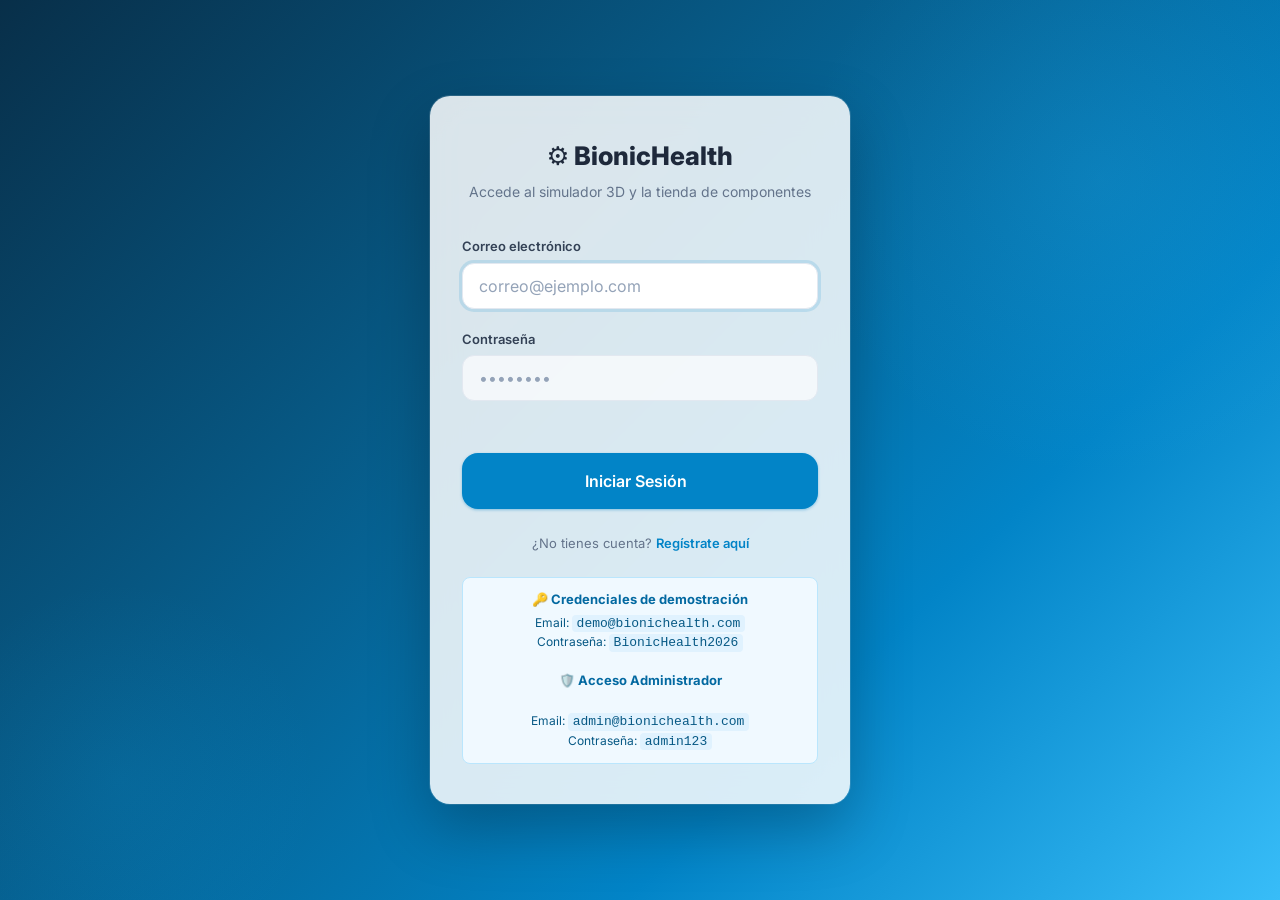
<file: admin.html>
<!DOCTYPE html>
<html lang="es">
<head>
  <meta charset="UTF-8">
  <meta name="viewport" content="width=device-width, initial-scale=1.0">
  <title>Admin Dashboard | BionicHealth</title>
  <link rel="stylesheet" href="style.css">
  <link href="https://fonts.googleapis.com/css2?family=Inter:wght@300;400;500;600;700;800;900&display=swap" rel="stylesheet">
  <style>
    body {
      background: var(--slate-50);
    }
    .admin-layout {
      display: grid;
      grid-template-columns: 260px 1fr;
      min-height: 100vh;
    }
    .admin-sidebar {
      background: var(--slate-900);
      color: #fff;
      padding: 2rem 1.5rem;
      display: flex;
      flex-direction: column;
    }
    .admin-logo {
      font-size: 1.5rem;
      font-weight: 800;
      color: #fff;
      margin-bottom: 3rem;
      display: flex;
      align-items: center;
      gap: 0.5rem;
    }
    .admin-logo span.brand-icon {
      color: var(--dx-400);
    }
    .admin-nav {
      display: flex;
      flex-direction: column;
      gap: 0.5rem;
      flex: 1;
    }
    .admin-nav-item {
      padding: 0.75rem 1rem;
      border-radius: 0.5rem;
      color: var(--slate-300);
      text-decoration: none;
      font-weight: 500;
      display: flex;
      align-items: center;
      gap: 0.75rem;
      transition: all 0.2s;
    }
    .admin-nav-item:hover, .admin-nav-item.active {
      background: var(--slate-800);
      color: #fff;
    }
    .admin-nav-item.active {
      border-left: 3px solid var(--dx-500);
    }
    .admin-main {
      padding: 2rem 3rem;
      overflow-y: auto;
    }
    .admin-header {
      display: flex;
      justify-content: space-between;
      align-items: center;
      margin-bottom: 2rem;
    }
    .admin-title {
      font-size: 1.5rem;
      font-weight: 700;
      color: var(--slate-800);
    }
    .admin-user {
      display: flex;
      align-items: center;
      gap: 1rem;
      font-weight: 600;
      color: var(--slate-700);
    }
    .admin-logout {
      padding: 0.5rem 1rem;
      background: #fff;
      border: 1px solid var(--slate-200);
      border-radius: 0.5rem;
      font-size: 0.875rem;
      cursor: pointer;
      font-weight: 500;
      transition: all 0.2s;
    }
    .admin-logout:hover {
      background: var(--slate-100);
    }
    /* Cards */
    .metric-grid {
      display: grid;
      grid-template-columns: repeat(auto-fit, minmax(240px, 1fr));
      gap: 1.5rem;
      margin-bottom: 2.5rem;
    }
    .metric-card {
      background: #fff;
      padding: 1.5rem;
      border-radius: 1rem;
      box-shadow: var(--shadow-sm);
      border: 1px solid var(--slate-100);
      display: flex;
      flex-direction: column;
    }
    .metric-title {
      font-size: 0.875rem;
      font-weight: 600;
      color: var(--slate-500);
      text-transform: uppercase;
      letter-spacing: 0.05em;
      margin-bottom: 0.5rem;
    }
    .metric-val {
      font-size: 2.25rem;
      font-weight: 800;
      color: var(--slate-800);
    }
    .metric-trend {
      font-size: 0.875rem;
      font-weight: 600;
      margin-top: 0.5rem;
    }
    .trend-up { color: var(--color-success); }
    .trend-down { color: var(--color-error); }

    /* Tables */
    .admin-section-title {
      font-size: 1.25rem;
      font-weight: 700;
      color: var(--slate-800);
      margin-bottom: 1.5rem;
    }
    .admin-table-wrap {
      background: #fff;
      border-radius: 1rem;
      box-shadow: var(--shadow-sm);
      border: 1px solid var(--slate-100);
      overflow: hidden;
      margin-bottom: 2.5rem;
    }
    .admin-table {
      width: 100%;
      border-collapse: collapse;
    }
    .admin-table th, .admin-table td {
      padding: 1rem 1.5rem;
      text-align: left;
      border-bottom: 1px solid var(--slate-100);
    }
    .admin-table th {
      background: var(--slate-50);
      font-weight: 600;
      font-size: 0.875rem;
      color: var(--slate-600);
    }
    .admin-table tr:last-child td {
      border-bottom: none;
    }
    .status-badge {
      padding: 0.25rem 0.75rem;
      border-radius: 999px;
      font-size: 0.75rem;
      font-weight: 600;
    }
    .status-pending { background: #fef08a; color: #854d0e; }
    .status-completed { background: #bbf7d0; color: #166534; }
  </style>
</head>
<body>
  <div class="admin-layout">
    <!-- Sidebar -->
    <aside class="admin-sidebar">
      <div class="admin-logo">
        <span class="brand-icon">⚙</span> BionicHealth
      </div>
      <nav class="admin-nav">
        <a href="#" class="admin-nav-item active">📊 Panel de Control</a>
        <a href="#" class="admin-nav-item">🛒 Pedidos (5)</a>
        <a href="#" class="admin-nav-item">💬 Mensajes (12)</a>
        <a href="#" class="admin-nav-item">⚙️ Configuración</a>
      </nav>
      <div style="margin-top: auto; font-size: 0.75rem; color: var(--slate-500);">
        v2.0.4 Administrador
      </div>
    </aside>

    <!-- Main -->
    <main class="admin-main">
      <header class="admin-header">
        <h1 class="admin-title">Panel de Control</h1>
        <div class="admin-user">
          <img src="https://ui-avatars.com/api/?name=Admin+Root&background=0ea5e9&color=fff" alt="Admin" class="avatar avatar-sm">
          <span>Administrador</span>
          <button class="admin-logout" onclick="logoutAdmin()">Cerrar sesión</button>
        </div>
      </header>

      <!-- Metrics -->
      <div class="metric-grid">
        <div class="metric-card">
          <div class="metric-title">Usuarios Activos</div>
          <div class="metric-val">1,248</div>
          <div class="metric-trend trend-up">↑ +12% este mes</div>
        </div>
        <div class="metric-card">
          <div class="metric-title">Ventas Totales</div>
          <div class="metric-val">$14.5M</div>
          <div class="metric-trend trend-up">↑ +5% este mes</div>
        </div>
        <div class="metric-card">
          <div class="metric-title">Dispositivos Conectados</div>
          <div class="metric-val">856</div>
          <div class="metric-trend trend-down">↓ -2% este mes</div>
        </div>
      </div>

      <!-- Recent Orders -->
      <h2 class="admin-section-title">Pedidos Recientes</h2>
      <div class="admin-table-wrap">
        <table class="admin-table">
          <thead>
            <tr>
              <th>ID Pedido</th>
              <th>Cliente</th>
              <th>Fecha</th>
              <th>Monto</th>
              <th>Estado</th>
            </tr>
          </thead>
          <tbody>
            <tr>
              <td>#ORD-8942</td>
              <td>Carlos Mendoza</td>
              <td>Hoy, 10:45 AM</td>
              <td>$2,450,000</td>
              <td><span class="status-badge status-pending">Pendiente</span></td>
            </tr>
            <tr>
              <td>#ORD-8941</td>
              <td>María Camila Gómez</td>
              <td>Ayer, 04:30 PM</td>
              <td>$380,000</td>
              <td><span class="status-badge status-completed">Enviado</span></td>
            </tr>
            <tr>
              <td>#ORD-8940</td>
              <td>Instituto Teletón</td>
              <td>Ayer, 09:15 AM</td>
              <td>$14,500,000</td>
              <td><span class="status-badge status-completed">Entregado</span></td>
            </tr>
          </tbody>
        </table>
      </div>

      <!-- Recent Messages -->
      <h2 class="admin-section-title">Mensajes de Contacto (Bandeja)</h2>
      <div class="admin-table-wrap">
        <table class="admin-table">
          <thead>
            <tr>
              <th>Remitente</th>
              <th>Asunto</th>
              <th>Fecha</th>
              <th>Acción</th>
            </tr>
          </thead>
          <tbody>
            <tr>
              <td>juan.perez@email.com</td>
              <td>Información sobre BionicHealth Elite</td>
              <td>Hoy, 08:20 AM</td>
              <td><a href="#" style="color:var(--dx-600); font-weight:600;">Responder</a></td>
            </tr>
            <tr>
              <td>clinica.sanrafael@med.co</td>
              <td>Compra al por mayor (5 unidades)</td>
              <td>01/07/2026</td>
              <td><a href="#" style="color:var(--dx-600); font-weight:600;">Responder</a></td>
            </tr>
          </tbody>
        </table>
      </div>
    </main>
  </div>

  <script src="app.js"></script>
  <script>
    // Simple admin guard
    if (sessionStorage.getItem('bionichealth_auth') !== 'admin') {
      window.location.href = 'login.html';
    }

    function logoutAdmin() {
      sessionStorage.removeItem('bionichealth_auth');
      window.location.href = 'index.html';
    }
  </script>
</body>
</html>
</file>
<file: style.css>
/* ============================================================
   BionicHealth — Robotic Prosthesis Website
   Production Stylesheet
   ============================================================ */

/* ─── Google Font ─────────────────────────────────────────── */
@import url('https://fonts.googleapis.com/css2?family=Inter:wght@300;400;500;600;700;800;900&display=swap');

/* ============================================================
   1. CSS CUSTOM PROPERTIES
   ============================================================ */
:root {
  /* ── DX Primary Palette ── */
  --dx-50:  #f0f9ff;
  --dx-100: #e0f2fe;
  --dx-200: #bae6fd;
  --dx-300: #7dd3fc;
  --dx-400: #38bdf8;
  --dx-500: #0ea5e9;
  --dx-600: #0284c7;
  --dx-700: #0369a1;
  --dx-800: #075985;
  --dx-900: #0c4a6e;
  --dx-950: #082f49;

  /* ── Slate Neutrals ── */
  --slate-50:  #f8fafc;
  --slate-100: #f1f5f9;
  --slate-200: #e2e8f0;
  --slate-300: #cbd5e1;
  --slate-400: #94a3b8;
  --slate-500: #64748b;
  --slate-600: #475569;
  --slate-700: #334155;
  --slate-800: #1e293b;
  --slate-900: #0f172a;
  --slate-950: #020617;

  /* ── Semantic Colors ── */
  --color-primary:    var(--dx-600);
  --color-primary-light: var(--dx-400);
  --color-primary-dark:  var(--dx-800);
  --color-bg:         #ffffff;
  --color-bg-alt:     var(--slate-50);
  --color-text:       var(--slate-800);
  --color-text-muted: var(--slate-500);
  --color-border:     var(--slate-200);
  --color-success:    #22c55e;
  --color-warning:    #f59e0b;
  --color-error:      #ef4444;

  /* ── Spacing Scale ── */
  --space-1:  0.25rem;   /* 4px  */
  --space-2:  0.5rem;    /* 8px  */
  --space-3:  0.75rem;   /* 12px */
  --space-4:  1rem;      /* 16px */
  --space-5:  1.25rem;   /* 20px */
  --space-6:  1.5rem;    /* 24px */
  --space-8:  2rem;      /* 32px */
  --space-10: 2.5rem;    /* 40px */
  --space-12: 3rem;      /* 48px */
  --space-16: 4rem;      /* 64px */
  --space-20: 5rem;      /* 80px */
  --space-24: 6rem;      /* 96px */

  /* ── Typography ── */
  --font-family: 'Inter', system-ui, -apple-system, BlinkMacSystemFont, 'Segoe UI', sans-serif;
  --font-size-xs:   0.75rem;   /* 12px */
  --font-size-sm:   0.875rem;  /* 14px */
  --font-size-base: 1rem;      /* 16px */
  --font-size-lg:   1.125rem;  /* 18px */
  --font-size-xl:   1.25rem;   /* 20px */
  --font-size-2xl:  1.5rem;    /* 24px */
  --font-size-3xl:  1.875rem;  /* 30px */
  --font-size-4xl:  2.25rem;   /* 36px */
  --font-size-5xl:  3rem;      /* 48px */

  /* ── Border Radius ── */
  --radius-sm:   0.375rem;  /* 6px  */
  --radius-md:   0.5rem;    /* 8px  */
  --radius-lg:   0.75rem;   /* 12px */
  --radius-xl:   1rem;      /* 16px */
  --radius-2xl:  1.5rem;    /* 24px */
  --radius-full: 9999px;

  /* ── Shadows ── */
  --shadow-sm:  0 1px 2px 0 rgba(0, 0, 0, 0.05);
  --shadow-md:  0 4px 6px -1px rgba(0, 0, 0, 0.1), 0 2px 4px -2px rgba(0, 0, 0, 0.1);
  --shadow-lg:  0 10px 15px -3px rgba(0, 0, 0, 0.1), 0 4px 6px -4px rgba(0, 0, 0, 0.1);
  --shadow-xl:  0 20px 25px -5px rgba(0, 0, 0, 0.1), 0 8px 10px -6px rgba(0, 0, 0, 0.1);
  --shadow-2xl: 0 25px 50px -12px rgba(0, 0, 0, 0.25);
  --shadow-glow: 0 0 20px rgba(14, 165, 233, 0.3);

  /* ── Transitions ── */
  --transition-fast:   150ms cubic-bezier(0.4, 0, 0.2, 1);
  --transition-base:   200ms cubic-bezier(0.4, 0, 0.2, 1);
  --transition-slow:   300ms cubic-bezier(0.4, 0, 0.2, 1);
  --transition-spring: 500ms cubic-bezier(0.34, 1.56, 0.64, 1);

  /* ── Z-Index Scale ── */
  --z-dropdown:  10;
  --z-sticky:    20;
  --z-navbar:    30;
  --z-overlay:   40;
  --z-modal:     50;
  --z-toast:     60;
  --z-tooltip:   70;

  /* ── Navbar Height ── */
  --navbar-height: 4rem;
}


/* ============================================================
   2. RESET & BASE STYLES
   ============================================================ */
*,
*::before,
*::after {
  box-sizing: border-box;
  margin: 0;
  padding: 0;
}

html {
  scroll-behavior: smooth;
  -webkit-text-size-adjust: 100%;
  -moz-text-size-adjust: 100%;
  text-size-adjust: 100%;
  scroll-padding-top: calc(var(--navbar-height) + var(--space-4));
}

body {
  font-family: var(--font-family);
  font-size: var(--font-size-base);
  font-weight: 400;
  line-height: 1.6;
  color: var(--color-text);
  background-color: var(--color-bg);
  -webkit-font-smoothing: antialiased;
  -moz-osx-font-smoothing: grayscale;
  text-rendering: optimizeLegibility;
  overflow-x: hidden;
  min-height: 100vh;
}

/* ── Custom Scrollbar ── */
::-webkit-scrollbar {
  width: 8px;
  height: 8px;
}

::-webkit-scrollbar-track {
  background: var(--slate-100);
}

::-webkit-scrollbar-thumb {
  background: var(--slate-300);
  border-radius: var(--radius-full);
  border: 2px solid var(--slate-100);
}

::-webkit-scrollbar-thumb:hover {
  background: var(--dx-500);
}

/* Firefox scrollbar */
* {
  scrollbar-width: thin;
  scrollbar-color: var(--slate-300) var(--slate-100);
}

/* ── Base Element Resets ── */
img,
picture,
video,
canvas,
svg {
  display: block;
  max-width: 100%;
  height: auto;
}

a {
  color: var(--dx-600);
  text-decoration: none;
  transition: color var(--transition-fast);
}

a:hover {
  color: var(--dx-500);
}

button {
  cursor: pointer;
  font-family: inherit;
  font-size: inherit;
  border: none;
  background: none;
  outline: none;
}

input,
textarea,
select {
  font-family: inherit;
  font-size: inherit;
}

ul,
ol {
  list-style: none;
}

h1, h2, h3, h4, h5, h6 {
  line-height: 1.2;
  font-weight: 700;
  color: var(--slate-900);
}

h1 { font-size: var(--font-size-5xl); }
h2 { font-size: var(--font-size-4xl); }
h3 { font-size: var(--font-size-2xl); }
h4 { font-size: var(--font-size-xl);  }
h5 { font-size: var(--font-size-lg);  }
h6 { font-size: var(--font-size-base); }

p {
  color: var(--color-text-muted);
  line-height: 1.7;
}

::selection {
  background-color: var(--dx-200);
  color: var(--dx-900);
}


/* ============================================================
   3. CONTAINER
   ============================================================ */
.container {
  width: 100%;
  max-width: 1152px;
  margin-left: auto;
  margin-right: auto;
  padding-left: var(--space-6);
  padding-right: var(--space-6);
}

.container-sm {
  max-width: 768px;
}

.container-lg {
  max-width: 1280px;
}


/* ============================================================
   4. NAVBAR
   ============================================================ */
.navbar {
  position: fixed;
  top: 0;
  left: 0;
  right: 0;
  height: var(--navbar-height);
  display: flex;
  align-items: center;
  background: rgba(255, 255, 255, 0.85);
  backdrop-filter: blur(12px);
  -webkit-backdrop-filter: blur(12px);
  border-bottom: 1px solid var(--color-border);
  z-index: var(--z-navbar);
  transition: background var(--transition-base), box-shadow var(--transition-base);
}

.navbar.scrolled {
  background: rgba(255, 255, 255, 0.95);
  box-shadow: var(--shadow-md);
}

.navbar .container {
  display: flex;
  align-items: center;
  justify-content: space-between;
}

.navbar-brand {
  display: flex;
  align-items: center;
  gap: var(--space-2);
  font-weight: 800;
  font-size: var(--font-size-xl);
  color: var(--dx-700);
  letter-spacing: -0.025em;
}

.navbar-brand img,
.navbar-brand svg {
  width: 32px;
  height: 32px;
}

.navbar-nav {
  display: flex;
  align-items: center;
  gap: var(--space-1);
}

.navbar-nav a {
  display: inline-flex;
  align-items: center;
  padding: var(--space-2) var(--space-3);
  border-radius: var(--radius-md);
  font-size: var(--font-size-sm);
  font-weight: 500;
  color: var(--slate-600);
  transition: color var(--transition-fast), background var(--transition-fast);
}

.navbar-nav a:hover,
.navbar-nav a.active {
  color: var(--dx-600);
  background: var(--dx-50);
}

.navbar-actions {
  display: flex;
  align-items: center;
  gap: var(--space-3);
}

/* ── Mobile Hamburger ── */
.navbar-toggle {
  display: none;
  flex-direction: column;
  justify-content: center;
  align-items: center;
  width: 40px;
  height: 40px;
  gap: 5px;
  cursor: pointer;
  border-radius: var(--radius-md);
  transition: background var(--transition-fast);
}

.navbar-toggle:hover {
  background: var(--slate-100);
}

.navbar-toggle span {
  display: block;
  width: 20px;
  height: 2px;
  background: var(--slate-700);
  border-radius: var(--radius-full);
  transition: transform var(--transition-base), opacity var(--transition-base);
}

.navbar-toggle.active span:nth-child(1) {
  transform: rotate(45deg) translate(5px, 5px);
}

.navbar-toggle.active span:nth-child(2) {
  opacity: 0;
}

.navbar-toggle.active span:nth-child(3) {
  transform: rotate(-45deg) translate(5px, -5px);
}

/* ── Mobile Menu ── */
.navbar-mobile {
  display: none;
  position: fixed;
  top: var(--navbar-height);
  left: 0;
  right: 0;
  bottom: 0;
  background: rgba(255, 255, 255, 0.98);
  backdrop-filter: blur(16px);
  -webkit-backdrop-filter: blur(16px);
  padding: var(--space-6);
  z-index: var(--z-navbar);
  flex-direction: column;
  gap: var(--space-2);
  overflow-y: auto;
}

.navbar-mobile.open {
  display: flex;
}

.navbar-mobile a {
  display: flex;
  align-items: center;
  padding: var(--space-3) var(--space-4);
  border-radius: var(--radius-lg);
  font-size: var(--font-size-lg);
  font-weight: 500;
  color: var(--slate-700);
  transition: color var(--transition-fast), background var(--transition-fast);
}

.navbar-mobile a:hover,
.navbar-mobile a.active {
  color: var(--dx-600);
  background: var(--dx-50);
}

/* Spacer to push body content below navbar */
.navbar-spacer {
  height: var(--navbar-height);
}


/* ============================================================
   5. HERO SECTION
   ============================================================ */
.hero {
  position: relative;
  padding: var(--space-24) 0 var(--space-20);
  overflow: hidden;
  background: linear-gradient(180deg, var(--dx-50) 0%, var(--color-bg) 100%);
}

.hero::before {
  content: '';
  position: absolute;
  top: -50%;
  right: -20%;
  width: 60%;
  height: 120%;
  background: radial-gradient(circle, rgba(14, 165, 233, 0.08) 0%, transparent 70%);
  pointer-events: none;
}

.hero-content {
  position: relative;
  text-align: center;
  max-width: 800px;
  margin: 0 auto;
}

.hero-badge {
  display: inline-flex;
  align-items: center;
  gap: var(--space-2);
  padding: var(--space-1) var(--space-4);
  background: var(--dx-100);
  color: var(--dx-700);
  border-radius: var(--radius-full);
  font-size: var(--font-size-sm);
  font-weight: 600;
  margin-bottom: var(--space-6);
  animation: fadeUp 0.6s ease-out both;
  animation-delay: 0.1s;
}

.hero-title {
  font-size: clamp(var(--font-size-4xl), 5vw, var(--font-size-5xl));
  font-weight: 900;
  letter-spacing: -0.03em;
  line-height: 1.1;
  margin-bottom: var(--space-6);
  animation: fadeUp 0.6s ease-out both;
  animation-delay: 0.25s;
}

.hero-title .gradient-text {
  background: linear-gradient(135deg, var(--dx-500) 0%, var(--dx-700) 100%);
  -webkit-background-clip: text;
  background-clip: text;
  -webkit-text-fill-color: transparent;
}

.hero-description {
  font-size: var(--font-size-lg);
  color: var(--slate-500);
  max-width: 640px;
  margin: 0 auto var(--space-8);
  animation: fadeUp 0.6s ease-out both;
  animation-delay: 0.4s;
}

.hero-actions {
  display: flex;
  justify-content: center;
  gap: var(--space-4);
  flex-wrap: wrap;
  animation: fadeUp 0.6s ease-out both;
  animation-delay: 0.55s;
}

.hero-visual {
  margin-top: var(--space-16);
  animation: fadeUp 0.8s ease-out both;
  animation-delay: 0.7s;
}

.hero-visual img {
  border-radius: var(--radius-2xl);
  box-shadow: var(--shadow-2xl);
}


/* ============================================================
   6. SECTION DEFAULTS
   ============================================================ */
.section {
  padding: var(--space-20) 0;
}

.section-alt {
  background-color: var(--color-bg-alt);
}

.section-header {
  text-align: center;
  max-width: 640px;
  margin: 0 auto var(--space-12);
}

.section-header h2 {
  margin-bottom: var(--space-4);
}

.section-header p {
  font-size: var(--font-size-lg);
}

.section-label {
  display: inline-block;
  font-size: var(--font-size-sm);
  font-weight: 600;
  color: var(--dx-600);
  text-transform: uppercase;
  letter-spacing: 0.05em;
  margin-bottom: var(--space-2);
}


/* ============================================================
   6. CARDS — Benefits, Specs, News
   ============================================================ */

/* ── Base Card ── */
.card {
  background: var(--color-bg);
  border: 1px solid var(--color-border);
  border-radius: var(--radius-xl);
  padding: var(--space-6);
  transition: transform var(--transition-slow), box-shadow var(--transition-slow), border-color var(--transition-slow);
}

.card:hover {
  transform: translateY(-4px);
  box-shadow: var(--shadow-lg);
  border-color: var(--dx-200);
}

/* ── Card Grid ── */
.card-grid {
  display: grid;
  gap: var(--space-6);
}

.card-grid-2 {
  grid-template-columns: repeat(2, 1fr);
}

.card-grid-3 {
  grid-template-columns: repeat(3, 1fr);
}

.card-grid-4 {
  grid-template-columns: repeat(4, 1fr);
}

/* ── Benefit Card ── */
.benefit-card {
  text-align: center;
  padding: var(--space-8) var(--space-6);
}

.benefit-card .card-icon {
  display: inline-flex;
  align-items: center;
  justify-content: center;
  width: 56px;
  height: 56px;
  background: var(--dx-50);
  color: var(--dx-600);
  border-radius: var(--radius-lg);
  margin-bottom: var(--space-5);
  font-size: var(--font-size-2xl);
  transition: background var(--transition-base), transform var(--transition-base);
}

.benefit-card:hover .card-icon {
  background: var(--dx-100);
  transform: scale(1.1);
}

.benefit-card h3 {
  font-size: var(--font-size-lg);
  margin-bottom: var(--space-3);
}

.benefit-card p {
  font-size: var(--font-size-sm);
}

/* ── Spec Card ── */
.spec-card {
  display: flex;
  align-items: flex-start;
  gap: var(--space-4);
}

.spec-card .spec-value {
  font-size: var(--font-size-3xl);
  font-weight: 800;
  color: var(--dx-600);
  line-height: 1;
  margin-bottom: var(--space-1);
}

.spec-card .spec-label {
  font-size: var(--font-size-sm);
  font-weight: 600;
  color: var(--slate-700);
  margin-bottom: var(--space-1);
}

.spec-card .spec-desc {
  font-size: var(--font-size-xs);
  color: var(--slate-400);
}

/* ── News Card ── */
.news-card {
  overflow: hidden;
  padding: 0;
}

.news-card .card-image {
  width: 100%;
  height: 200px;
  object-fit: cover;
  transition: transform var(--transition-slow);
}

.news-card:hover .card-image {
  transform: scale(1.05);
}

.news-card .card-image-wrapper {
  overflow: hidden;
  border-radius: var(--radius-xl) var(--radius-xl) 0 0;
}

.news-card .card-body {
  padding: var(--space-5) var(--space-6);
}

.news-card .card-meta {
  display: flex;
  align-items: center;
  gap: var(--space-3);
  font-size: var(--font-size-xs);
  color: var(--slate-400);
  margin-bottom: var(--space-3);
}

.news-card .card-meta .tag {
  background: var(--dx-50);
  color: var(--dx-600);
  padding: var(--space-1) var(--space-2);
  border-radius: var(--radius-sm);
  font-weight: 600;
}

.news-card h3 {
  font-size: var(--font-size-base);
  margin-bottom: var(--space-2);
}

.news-card p {
  font-size: var(--font-size-sm);
  display: -webkit-box;
  -webkit-line-clamp: 3;
  -webkit-box-orient: vertical;
  overflow: hidden;
}


/* ============================================================
   7. GALLERY
   ============================================================ */
.gallery-grid {
  display: grid;
  grid-template-columns: repeat(auto-fill, minmax(280px, 1fr));
  gap: var(--space-4);
}

.gallery-item {
  position: relative;
  border-radius: var(--radius-xl);
  overflow: hidden;
  cursor: zoom-in;
  aspect-ratio: 4 / 3;
}

.gallery-item img {
  width: 100%;
  height: 100%;
  object-fit: cover;
  transition: transform var(--transition-slow);
}

.gallery-item:hover img {
  transform: scale(1.08);
}

.gallery-item::after {
  content: '';
  position: absolute;
  inset: 0;
  background: linear-gradient(to top, rgba(0, 0, 0, 0.4) 0%, transparent 50%);
  opacity: 0;
  transition: opacity var(--transition-base);
}

.gallery-item:hover::after {
  opacity: 1;
}

.gallery-item .gallery-caption {
  position: absolute;
  bottom: 0;
  left: 0;
  right: 0;
  padding: var(--space-4);
  color: #ffffff;
  font-size: var(--font-size-sm);
  font-weight: 500;
  z-index: 1;
  transform: translateY(100%);
  transition: transform var(--transition-base);
}

.gallery-item:hover .gallery-caption {
  transform: translateY(0);
}


/* ============================================================
   8. LIGHTBOX
   ============================================================ */
.lightbox {
  position: fixed;
  inset: 0;
  background: rgba(0, 0, 0, 0.8);
  backdrop-filter: blur(8px);
  -webkit-backdrop-filter: blur(8px);
  z-index: var(--z-modal);
  display: flex;
  align-items: center;
  justify-content: center;
  padding: var(--space-8);
  opacity: 0;
  visibility: hidden;
  transition: opacity var(--transition-slow), visibility var(--transition-slow);
}

.lightbox.active {
  opacity: 1;
  visibility: visible;
}

.lightbox-content {
  position: relative;
  max-width: 90vw;
  max-height: 85vh;
}

.lightbox-content img {
  max-width: 100%;
  max-height: 85vh;
  object-fit: contain;
  border-radius: var(--radius-lg);
  box-shadow: var(--shadow-2xl);
}

.lightbox-close {
  position: absolute;
  top: calc(-1 * var(--space-10));
  right: 0;
  width: 40px;
  height: 40px;
  display: flex;
  align-items: center;
  justify-content: center;
  background: rgba(255, 255, 255, 0.15);
  color: #ffffff;
  border-radius: var(--radius-full);
  font-size: var(--font-size-xl);
  transition: background var(--transition-fast);
}

.lightbox-close:hover {
  background: rgba(255, 255, 255, 0.25);
}

.lightbox-nav {
  position: absolute;
  top: 50%;
  transform: translateY(-50%);
  width: 44px;
  height: 44px;
  display: flex;
  align-items: center;
  justify-content: center;
  background: rgba(255, 255, 255, 0.15);
  color: #ffffff;
  border-radius: var(--radius-full);
  font-size: var(--font-size-xl);
  transition: background var(--transition-fast);
}

.lightbox-nav:hover {
  background: rgba(255, 255, 255, 0.3);
}

.lightbox-prev {
  left: calc(-1 * var(--space-16));
}

.lightbox-next {
  right: calc(-1 * var(--space-16));
}


/* ============================================================
   9. FORMS
   ============================================================ */
.form-group {
  margin-bottom: var(--space-5);
}

.form-label {
  display: block;
  font-size: var(--font-size-sm);
  font-weight: 600;
  color: var(--slate-700);
  margin-bottom: var(--space-2);
}

.form-label .required {
  color: var(--color-error);
  margin-left: 2px;
}

.form-hint {
  font-size: var(--font-size-xs);
  color: var(--slate-400);
  margin-top: var(--space-1);
}

/* ── Text Inputs ── */
.form-input,
.form-textarea,
.form-select {
  width: 100%;
  padding: var(--space-3) var(--space-4);
  background: var(--color-bg);
  border: 1px solid var(--color-border);
  border-radius: var(--radius-lg);
  font-size: var(--font-size-base);
  color: var(--color-text);
  transition: border-color var(--transition-fast), box-shadow var(--transition-fast);
  outline: none;
}

.form-input::placeholder,
.form-textarea::placeholder {
  color: var(--slate-400);
}

.form-input:focus,
.form-textarea:focus,
.form-select:focus {
  border-color: var(--dx-600);
  box-shadow: 0 0 0 3px rgba(2, 132, 199, 0.15);
}

.form-input:disabled,
.form-textarea:disabled,
.form-select:disabled {
  background: var(--slate-50);
  color: var(--slate-400);
  cursor: not-allowed;
}

.form-input.error,
.form-textarea.error,
.form-select.error {
  border-color: var(--color-error);
  box-shadow: 0 0 0 3px rgba(239, 68, 68, 0.12);
}

/* ── Textarea ── */
.form-textarea {
  min-height: 120px;
  resize: vertical;
  line-height: 1.6;
}

/* ── Select ── */
.form-select {
  appearance: none;
  background-image: url("data:image/svg+xml,%3Csvg xmlns='http://www.w3.org/2000/svg' width='16' height='16' fill='%2364748b' viewBox='0 0 16 16'%3E%3Cpath d='M4.646 5.646a.5.5 0 0 1 .708 0L8 8.293l2.646-2.647a.5.5 0 0 1 .708.708l-3 3a.5.5 0 0 1-.708 0l-3-3a.5.5 0 0 1 0-.708z'/%3E%3C/svg%3E");
  background-repeat: no-repeat;
  background-position: right var(--space-3) center;
  background-size: 16px;
  padding-right: var(--space-10);
  cursor: pointer;
}

/* ── Checkbox / Radio ── */
.form-check {
  display: flex;
  align-items: flex-start;
  gap: var(--space-3);
  cursor: pointer;
}

.form-check input[type="checkbox"],
.form-check input[type="radio"] {
  appearance: none;
  width: 20px;
  height: 20px;
  min-width: 20px;
  border: 2px solid var(--slate-300);
  border-radius: var(--radius-sm);
  background: var(--color-bg);
  cursor: pointer;
  transition: border-color var(--transition-fast), background var(--transition-fast), box-shadow var(--transition-fast);
  position: relative;
  margin-top: 2px;
}

.form-check input[type="radio"] {
  border-radius: var(--radius-full);
}

.form-check input[type="checkbox"]:checked,
.form-check input[type="radio"]:checked {
  background: var(--dx-600);
  border-color: var(--dx-600);
}

.form-check input[type="checkbox"]:checked::after {
  content: '';
  position: absolute;
  top: 3px;
  left: 6px;
  width: 5px;
  height: 9px;
  border: solid #ffffff;
  border-width: 0 2px 2px 0;
  transform: rotate(45deg);
}

.form-check input[type="radio"]:checked::after {
  content: '';
  position: absolute;
  top: 50%;
  left: 50%;
  width: 8px;
  height: 8px;
  background: #ffffff;
  border-radius: var(--radius-full);
  transform: translate(-50%, -50%);
}

.form-check input:focus {
  box-shadow: 0 0 0 3px rgba(2, 132, 199, 0.15);
  border-color: var(--dx-600);
}

.form-check-label {
  font-size: var(--font-size-sm);
  color: var(--slate-600);
  line-height: 1.5;
}

/* ── Form Error Message ── */
.form-error {
  font-size: var(--font-size-xs);
  color: var(--color-error);
  margin-top: var(--space-1);
  display: flex;
  align-items: center;
  gap: var(--space-1);
}

/* ── Form Row (inline fields) ── */
.form-row {
  display: grid;
  grid-template-columns: 1fr 1fr;
  gap: var(--space-4);
}


/* ============================================================
   BUTTONS
   ============================================================ */
.btn {
  display: inline-flex;
  align-items: center;
  justify-content: center;
  gap: var(--space-2);
  padding: var(--space-3) var(--space-6);
  border-radius: var(--radius-lg);
  font-weight: 600;
  font-size: var(--font-size-sm);
  line-height: 1.5;
  transition: all var(--transition-base);
  white-space: nowrap;
  position: relative;
  overflow: hidden;
}

.btn-primary {
  background: var(--dx-600);
  color: #ffffff;
  box-shadow: 0 1px 3px rgba(2, 132, 199, 0.4);
}

.btn-primary:hover {
  background: var(--dx-700);
  box-shadow: 0 4px 12px rgba(2, 132, 199, 0.3);
  transform: translateY(-1px);
  color: #ffffff;
}

.btn-primary:active {
  transform: translateY(0);
  box-shadow: 0 1px 2px rgba(2, 132, 199, 0.4);
}

.btn-secondary {
  background: var(--color-bg);
  color: var(--slate-700);
  border: 1px solid var(--color-border);
}

.btn-secondary:hover {
  background: var(--slate-50);
  border-color: var(--slate-300);
  color: var(--slate-900);
}

.btn-ghost {
  background: transparent;
  color: var(--dx-600);
}

.btn-ghost:hover {
  background: var(--dx-50);
}

.btn-danger {
  background: var(--color-error);
  color: #ffffff;
}

.btn-danger:hover {
  background: #dc2626;
}

.btn-lg {
  padding: var(--space-4) var(--space-8);
  font-size: var(--font-size-base);
  border-radius: var(--radius-xl);
}

.btn-sm {
  padding: var(--space-2) var(--space-4);
  font-size: var(--font-size-xs);
}

.btn-icon {
  width: 40px;
  height: 40px;
  padding: 0;
  border-radius: var(--radius-lg);
}

.btn-icon.btn-sm {
  width: 32px;
  height: 32px;
}

.btn-block {
  width: 100%;
}

/* ── Loading State ── */
.btn-loading {
  pointer-events: none;
  opacity: 0.85;
}

.btn-loading .btn-text {
  visibility: hidden;
}

.btn-loading::after {
  content: '';
  position: absolute;
  width: 18px;
  height: 18px;
  border: 2px solid rgba(255, 255, 255, 0.3);
  border-top-color: #ffffff;
  border-radius: var(--radius-full);
  animation: spin 0.6s linear infinite;
}

.btn-loading.btn-secondary::after,
.btn-loading.btn-ghost::after {
  border-color: rgba(100, 116, 139, 0.3);
  border-top-color: var(--slate-600);
}

@keyframes spin {
  to { transform: rotate(360deg); }
}


/* ============================================================
   10. FOOTER
   ============================================================ */
.footer {
  background: var(--slate-900);
  color: var(--slate-300);
  padding: var(--space-16) 0 var(--space-8);
}

.footer-grid {
  display: grid;
  grid-template-columns: 2fr 1fr 1fr 1fr;
  gap: var(--space-10);
  margin-bottom: var(--space-12);
}

.footer-brand {
  font-size: var(--font-size-xl);
  font-weight: 800;
  color: #ffffff;
  margin-bottom: var(--space-4);
}

.footer-desc {
  font-size: var(--font-size-sm);
  color: var(--slate-400);
  line-height: 1.7;
  margin-bottom: var(--space-6);
}

.footer h4 {
  font-size: var(--font-size-sm);
  font-weight: 700;
  color: #ffffff;
  text-transform: uppercase;
  letter-spacing: 0.05em;
  margin-bottom: var(--space-4);
}

.footer-links {
  display: flex;
  flex-direction: column;
  gap: var(--space-3);
}

.footer-links a {
  font-size: var(--font-size-sm);
  color: var(--slate-400);
  transition: color var(--transition-fast), padding-left var(--transition-fast);
}

.footer-links a:hover {
  color: var(--dx-400);
  padding-left: var(--space-1);
}

/* ── Social Icons ── */
.social-icons {
  display: flex;
  gap: var(--space-3);
}

.social-icon {
  display: inline-flex;
  align-items: center;
  justify-content: center;
  width: 40px;
  height: 40px;
  background: var(--slate-800);
  color: var(--slate-400);
  border-radius: var(--radius-lg);
  font-size: var(--font-size-lg);
  transition: background var(--transition-fast), color var(--transition-fast), transform var(--transition-fast);
}

.social-icon:hover {
  background: var(--dx-600);
  color: #ffffff;
  transform: translateY(-2px);
}

.footer-bottom {
  border-top: 1px solid var(--slate-800);
  padding-top: var(--space-8);
  display: flex;
  justify-content: space-between;
  align-items: center;
  flex-wrap: wrap;
  gap: var(--space-4);
}

.footer-bottom p {
  font-size: var(--font-size-sm);
  color: var(--slate-500);
}

.footer-bottom-links {
  display: flex;
  gap: var(--space-6);
}

.footer-bottom-links a {
  font-size: var(--font-size-sm);
  color: var(--slate-500);
}

.footer-bottom-links a:hover {
  color: var(--dx-400);
}


/* ============================================================
   11. SIMULATOR — Custom Range Slider
   ============================================================ */
.simulator {
  background: var(--color-bg);
  border: 1px solid var(--color-border);
  border-radius: var(--radius-2xl);
  padding: var(--space-8);
}

.simulator-header {
  display: flex;
  justify-content: space-between;
  align-items: center;
  margin-bottom: var(--space-6);
}

.simulator-label {
  font-size: var(--font-size-sm);
  font-weight: 600;
  color: var(--slate-700);
  margin-bottom: var(--space-3);
}

.simulator-value {
  font-size: var(--font-size-2xl);
  font-weight: 800;
  color: var(--dx-600);
}

/* ── Range Input ── */
.range-slider {
  -webkit-appearance: none;
  appearance: none;
  width: 100%;
  height: 8px;
  border-radius: var(--radius-full);
  background: linear-gradient(
    to right,
    var(--dx-600) 0%,
    var(--dx-600) var(--range-progress, 50%),
    var(--slate-200) var(--range-progress, 50%),
    var(--slate-200) 100%
  );
  outline: none;
  cursor: pointer;
  margin: var(--space-4) 0;
}

/* Webkit Thumb */
.range-slider::-webkit-slider-thumb {
  -webkit-appearance: none;
  appearance: none;
  width: 24px;
  height: 24px;
  border-radius: var(--radius-full);
  background: var(--dx-600);
  border: 3px solid #ffffff;
  box-shadow: 0 2px 8px rgba(2, 132, 199, 0.4);
  cursor: grab;
  transition: transform var(--transition-fast), box-shadow var(--transition-fast);
}

.range-slider::-webkit-slider-thumb:hover {
  transform: scale(1.15);
  box-shadow: 0 2px 12px rgba(2, 132, 199, 0.5);
}

.range-slider::-webkit-slider-thumb:active {
  cursor: grabbing;
  transform: scale(1.1);
}

/* Firefox Thumb */
.range-slider::-moz-range-thumb {
  width: 24px;
  height: 24px;
  border-radius: var(--radius-full);
  background: var(--dx-600);
  border: 3px solid #ffffff;
  box-shadow: 0 2px 8px rgba(2, 132, 199, 0.4);
  cursor: grab;
  transition: transform var(--transition-fast), box-shadow var(--transition-fast);
}

.range-slider::-moz-range-thumb:hover {
  transform: scale(1.15);
}

/* Firefox Track */
.range-slider::-moz-range-track {
  height: 8px;
  background: var(--slate-200);
  border-radius: var(--radius-full);
  border: none;
}

.range-slider::-moz-range-progress {
  height: 8px;
  background: var(--dx-600);
  border-radius: var(--radius-full);
}

.slider-labels {
  display: flex;
  justify-content: space-between;
  font-size: var(--font-size-xs);
  color: var(--slate-400);
  margin-top: var(--space-1);
}


/* ============================================================
   12. LOGIN — Glassmorphism Card
   ============================================================ */
.login-page {
  min-height: 100vh;
  display: flex;
  align-items: center;
  justify-content: center;
  padding: var(--space-6);
  background: linear-gradient(135deg, var(--dx-900) 0%, var(--dx-700) 50%, var(--dx-500) 100%);
  position: relative;
  overflow: hidden;
}

.login-page::before {
  content: '';
  position: absolute;
  top: -30%;
  right: -20%;
  width: 50%;
  height: 80%;
  background: radial-gradient(circle, rgba(255, 255, 255, 0.08) 0%, transparent 60%);
  pointer-events: none;
}

.login-page::after {
  content: '';
  position: absolute;
  bottom: -20%;
  left: -15%;
  width: 40%;
  height: 60%;
  background: radial-gradient(circle, rgba(56, 189, 248, 0.12) 0%, transparent 60%);
  pointer-events: none;
}

.login-card {
  width: 100%;
  max-width: 420px;
  background: rgba(255, 255, 255, 0.8);
  backdrop-filter: blur(20px);
  -webkit-backdrop-filter: blur(20px);
  border-radius: var(--radius-2xl);
  padding: var(--space-10);
  box-shadow: 0 25px 60px rgba(0, 0, 0, 0.15),
              0 0 0 1px rgba(255, 255, 255, 0.3);
  position: relative;
  z-index: 1;
  animation: scaleIn 0.5s ease-out both;
}

.login-header {
  text-align: center;
  margin-bottom: var(--space-8);
}

.login-header .login-logo {
  width: 48px;
  height: 48px;
  margin: 0 auto var(--space-4);
}

.login-header h1 {
  font-size: var(--font-size-2xl);
  margin-bottom: var(--space-2);
}

.login-header p {
  font-size: var(--font-size-sm);
}

.login-divider {
  display: flex;
  align-items: center;
  gap: var(--space-4);
  margin: var(--space-6) 0;
  color: var(--slate-400);
  font-size: var(--font-size-xs);
}

.login-divider::before,
.login-divider::after {
  content: '';
  flex: 1;
  height: 1px;
  background: var(--color-border);
}

.login-footer {
  text-align: center;
  margin-top: var(--space-6);
  font-size: var(--font-size-sm);
  color: var(--slate-500);
}

.login-footer a {
  font-weight: 600;
  color: var(--dx-600);
}


/* ============================================================
   13. PORTAL / DASHBOARD LAYOUT
   ============================================================ */
.dashboard {
  display: flex;
  min-height: 100vh;
}

/* ── Sidebar ── */
.sidebar {
  width: 260px;
  min-height: 100vh;
  background: var(--slate-900);
  color: var(--slate-300);
  padding: var(--space-6) var(--space-4);
  display: flex;
  flex-direction: column;
  position: fixed;
  top: 0;
  left: 0;
  bottom: 0;
  z-index: var(--z-sticky);
  transition: transform var(--transition-slow);
}

.sidebar-brand {
  font-size: var(--font-size-lg);
  font-weight: 800;
  color: #ffffff;
  padding: var(--space-2) var(--space-3);
  margin-bottom: var(--space-6);
  display: flex;
  align-items: center;
  gap: var(--space-2);
}

.sidebar-nav {
  flex: 1;
  display: flex;
  flex-direction: column;
  gap: var(--space-1);
}

.sidebar-link {
  display: flex;
  align-items: center;
  gap: var(--space-3);
  padding: var(--space-3) var(--space-3);
  border-radius: var(--radius-lg);
  font-size: var(--font-size-sm);
  font-weight: 500;
  color: var(--slate-400);
  transition: color var(--transition-fast), background var(--transition-fast);
}

.sidebar-link:hover {
  color: #ffffff;
  background: var(--slate-800);
}

.sidebar-link.active {
  color: #ffffff;
  background: var(--dx-600);
}

.sidebar-link .sidebar-icon {
  width: 20px;
  height: 20px;
  display: flex;
  align-items: center;
  justify-content: center;
  flex-shrink: 0;
}

.sidebar-section {
  font-size: var(--font-size-xs);
  font-weight: 700;
  text-transform: uppercase;
  letter-spacing: 0.06em;
  color: var(--slate-500);
  padding: var(--space-4) var(--space-3) var(--space-2);
}

.sidebar-footer {
  border-top: 1px solid var(--slate-800);
  padding-top: var(--space-4);
  margin-top: var(--space-4);
}

/* ── Dashboard Main Content ── */
.dashboard-main {
  flex: 1;
  margin-left: 260px;
  padding: var(--space-8);
  background: var(--slate-50);
  min-height: 100vh;
}

.dashboard-header {
  display: flex;
  justify-content: space-between;
  align-items: center;
  margin-bottom: var(--space-8);
}

.dashboard-title {
  font-size: var(--font-size-2xl);
  font-weight: 800;
}

/* ── Stat Cards ── */
.stat-grid {
  display: grid;
  grid-template-columns: repeat(4, 1fr);
  gap: var(--space-6);
  margin-bottom: var(--space-8);
}

.stat-card {
  background: var(--color-bg);
  border: 1px solid var(--color-border);
  border-radius: var(--radius-xl);
  padding: var(--space-6);
}

.stat-card .stat-label {
  font-size: var(--font-size-sm);
  color: var(--slate-500);
  margin-bottom: var(--space-2);
}

.stat-card .stat-value {
  font-size: var(--font-size-3xl);
  font-weight: 800;
  color: var(--slate-900);
  margin-bottom: var(--space-1);
}

.stat-card .stat-change {
  font-size: var(--font-size-xs);
  font-weight: 600;
}

.stat-card .stat-change.positive {
  color: var(--color-success);
}

.stat-card .stat-change.negative {
  color: var(--color-error);
}

/* ── Dashboard Card Panels ── */
.dashboard-card {
  background: var(--color-bg);
  border: 1px solid var(--color-border);
  border-radius: var(--radius-xl);
  padding: var(--space-6);
  margin-bottom: var(--space-6);
}

.dashboard-card-header {
  display: flex;
  justify-content: space-between;
  align-items: center;
  margin-bottom: var(--space-5);
}

.dashboard-card-header h3 {
  font-size: var(--font-size-lg);
}

/* ── Data Table ── */
.data-table {
  width: 100%;
  border-collapse: collapse;
}

.data-table th {
  text-align: left;
  padding: var(--space-3) var(--space-4);
  font-size: var(--font-size-xs);
  font-weight: 700;
  text-transform: uppercase;
  letter-spacing: 0.05em;
  color: var(--slate-500);
  border-bottom: 1px solid var(--color-border);
}

.data-table td {
  padding: var(--space-4);
  font-size: var(--font-size-sm);
  color: var(--slate-600);
  border-bottom: 1px solid var(--slate-100);
}

.data-table tr:hover td {
  background: var(--slate-50);
}


/* ============================================================
   14. SHOP — Product Cards & Cart Sidebar
   ============================================================ */
.shop-grid {
  display: grid;
  grid-template-columns: repeat(auto-fill, minmax(280px, 1fr));
  gap: var(--space-6);
}

.shop-card {
  background: var(--color-bg);
  border: 1px solid var(--color-border);
  border-radius: var(--radius-xl);
  overflow: hidden;
  transition: transform var(--transition-slow), box-shadow var(--transition-slow);
}

.shop-card:hover {
  transform: translateY(-4px);
  box-shadow: var(--shadow-lg);
}

.shop-card-image {
  position: relative;
  aspect-ratio: 4 / 3;
  overflow: hidden;
  background: var(--slate-100);
}

.shop-card-image img {
  width: 100%;
  height: 100%;
  object-fit: cover;
  transition: transform var(--transition-slow);
}

.shop-card:hover .shop-card-image img {
  transform: scale(1.05);
}

.shop-card-badge {
  position: absolute;
  top: var(--space-3);
  left: var(--space-3);
  padding: var(--space-1) var(--space-3);
  background: var(--dx-600);
  color: #ffffff;
  font-size: var(--font-size-xs);
  font-weight: 700;
  border-radius: var(--radius-full);
}

.shop-card-body {
  padding: var(--space-5);
}

.shop-card-body h3 {
  font-size: var(--font-size-base);
  font-weight: 700;
  margin-bottom: var(--space-2);
}

.shop-card-body p {
  font-size: var(--font-size-sm);
  margin-bottom: var(--space-4);
  display: -webkit-box;
  -webkit-line-clamp: 2;
  -webkit-box-orient: vertical;
  overflow: hidden;
}

.shop-card-footer {
  display: flex;
  justify-content: space-between;
  align-items: center;
}

.shop-price {
  font-size: var(--font-size-xl);
  font-weight: 800;
  color: var(--slate-900);
}

.shop-price .original {
  font-size: var(--font-size-sm);
  font-weight: 400;
  color: var(--slate-400);
  text-decoration: line-through;
  margin-left: var(--space-2);
}

/* ── Cart Sidebar ── */
.cart-sidebar {
  position: fixed;
  top: 0;
  right: 0;
  width: 380px;
  height: 100vh;
  background: var(--color-bg);
  border-left: 1px solid var(--color-border);
  box-shadow: var(--shadow-2xl);
  z-index: var(--z-overlay);
  display: flex;
  flex-direction: column;
  transform: translateX(100%);
  transition: transform var(--transition-slow);
}

.cart-sidebar.open {
  transform: translateX(0);
}

.cart-header {
  display: flex;
  justify-content: space-between;
  align-items: center;
  padding: var(--space-6);
  border-bottom: 1px solid var(--color-border);
}

.cart-header h3 {
  font-size: var(--font-size-lg);
}

.cart-items {
  flex: 1;
  overflow-y: auto;
  padding: var(--space-4) var(--space-6);
}

.cart-item {
  display: flex;
  gap: var(--space-4);
  padding: var(--space-4) 0;
  border-bottom: 1px solid var(--slate-100);
}

.cart-item-image {
  width: 64px;
  height: 64px;
  border-radius: var(--radius-lg);
  object-fit: cover;
  background: var(--slate-100);
  flex-shrink: 0;
}

.cart-item-info {
  flex: 1;
}

.cart-item-info h4 {
  font-size: var(--font-size-sm);
  font-weight: 600;
  margin-bottom: var(--space-1);
}

.cart-item-info .cart-item-price {
  font-size: var(--font-size-sm);
  font-weight: 700;
  color: var(--dx-600);
}

.cart-item-qty {
  display: flex;
  align-items: center;
  gap: var(--space-2);
  margin-top: var(--space-2);
}

.cart-item-qty button {
  width: 28px;
  height: 28px;
  display: flex;
  align-items: center;
  justify-content: center;
  border: 1px solid var(--color-border);
  border-radius: var(--radius-md);
  font-size: var(--font-size-sm);
  color: var(--slate-600);
  transition: background var(--transition-fast);
}

.cart-item-qty button:hover {
  background: var(--slate-100);
}

.cart-item-qty span {
  font-size: var(--font-size-sm);
  font-weight: 600;
  min-width: 24px;
  text-align: center;
}

.cart-footer {
  border-top: 1px solid var(--color-border);
  padding: var(--space-6);
}

.cart-total {
  display: flex;
  justify-content: space-between;
  align-items: center;
  margin-bottom: var(--space-4);
}

.cart-total .label {
  font-size: var(--font-size-base);
  font-weight: 600;
  color: var(--slate-600);
}

.cart-total .value {
  font-size: var(--font-size-xl);
  font-weight: 800;
  color: var(--slate-900);
}

/* ── Cart Overlay ── */
.cart-overlay {
  position: fixed;
  inset: 0;
  background: rgba(0, 0, 0, 0.4);
  z-index: calc(var(--z-overlay) - 1);
  opacity: 0;
  visibility: hidden;
  transition: opacity var(--transition-base), visibility var(--transition-base);
}

.cart-overlay.active {
  opacity: 1;
  visibility: visible;
}


/* ============================================================
   15. COLOR PICKER SWATCHES
   ============================================================ */
.color-picker {
  display: flex;
  flex-wrap: wrap;
  gap: var(--space-3);
}

.color-swatch {
  width: 40px;
  height: 40px;
  border-radius: var(--radius-full);
  border: 3px solid transparent;
  cursor: pointer;
  transition: transform var(--transition-fast), box-shadow var(--transition-fast);
  position: relative;
}

.color-swatch:hover {
  transform: scale(1.15);
}

.color-swatch.active {
  box-shadow: 0 0 0 3px var(--dx-600);
  transform: scale(1.1);
}

.color-swatch.active::after {
  content: '✓';
  position: absolute;
  inset: 0;
  display: flex;
  align-items: center;
  justify-content: center;
  color: #ffffff;
  font-size: var(--font-size-sm);
  font-weight: 700;
  text-shadow: 0 1px 2px rgba(0, 0, 0, 0.4);
}

.color-label {
  font-size: var(--font-size-xs);
  color: var(--slate-500);
  margin-top: var(--space-2);
}


/* ============================================================
   16. TOAST NOTIFICATION
   ============================================================ */
.toast-container {
  position: fixed;
  bottom: var(--space-6);
  right: var(--space-6);
  z-index: var(--z-toast);
  display: flex;
  flex-direction: column-reverse;
  gap: var(--space-3);
  pointer-events: none;
}

.toast {
  display: flex;
  align-items: flex-start;
  gap: var(--space-3);
  padding: var(--space-4) var(--space-5);
  background: var(--color-bg);
  border: 1px solid var(--color-border);
  border-radius: var(--radius-xl);
  box-shadow: var(--shadow-xl);
  min-width: 320px;
  max-width: 420px;
  pointer-events: auto;
  animation: slideIn 0.4s cubic-bezier(0.34, 1.56, 0.64, 1) both;
}

.toast.hide {
  animation: slideOut 0.3s ease-in both;
}

.toast-icon {
  width: 24px;
  height: 24px;
  flex-shrink: 0;
  display: flex;
  align-items: center;
  justify-content: center;
  border-radius: var(--radius-full);
  font-size: var(--font-size-sm);
}

.toast-success .toast-icon {
  background: rgba(34, 197, 94, 0.1);
  color: var(--color-success);
}

.toast-error .toast-icon {
  background: rgba(239, 68, 68, 0.1);
  color: var(--color-error);
}

.toast-warning .toast-icon {
  background: rgba(245, 158, 11, 0.1);
  color: var(--color-warning);
}

.toast-info .toast-icon {
  background: rgba(14, 165, 233, 0.1);
  color: var(--dx-500);
}

.toast-body {
  flex: 1;
}

.toast-title {
  font-size: var(--font-size-sm);
  font-weight: 700;
  color: var(--slate-900);
  margin-bottom: 2px;
}

.toast-message {
  font-size: var(--font-size-xs);
  color: var(--slate-500);
  line-height: 1.5;
}

.toast-close {
  width: 24px;
  height: 24px;
  display: flex;
  align-items: center;
  justify-content: center;
  color: var(--slate-400);
  border-radius: var(--radius-sm);
  flex-shrink: 0;
  transition: color var(--transition-fast), background var(--transition-fast);
}

.toast-close:hover {
  color: var(--slate-600);
  background: var(--slate-100);
}

/* ── Toast progress bar ── */
.toast-progress {
  position: absolute;
  bottom: 0;
  left: 0;
  height: 3px;
  background: var(--dx-500);
  border-radius: 0 0 var(--radius-xl) var(--radius-xl);
  animation: toastProgress 4s linear forwards;
}

@keyframes toastProgress {
  from { width: 100%; }
  to   { width: 0%; }
}

@keyframes slideOut {
  to {
    opacity: 0;
    transform: translateX(120%);
  }
}


/* ============================================================
   17. MODAL
   ============================================================ */
.modal-overlay {
  position: fixed;
  inset: 0;
  background: rgba(0, 0, 0, 0.5);
  backdrop-filter: blur(4px);
  -webkit-backdrop-filter: blur(4px);
  z-index: var(--z-modal);
  display: flex;
  align-items: center;
  justify-content: center;
  padding: var(--space-6);
  opacity: 0;
  visibility: hidden;
  transition: opacity var(--transition-base), visibility var(--transition-base);
}

.modal-overlay.active {
  opacity: 1;
  visibility: visible;
}

.modal {
  background: var(--color-bg);
  border-radius: var(--radius-2xl);
  box-shadow: var(--shadow-2xl);
  width: 100%;
  max-width: 520px;
  max-height: 85vh;
  overflow-y: auto;
  transform: scale(0.95) translateY(10px);
  transition: transform var(--transition-slow);
}

.modal-overlay.active .modal {
  transform: scale(1) translateY(0);
}

.modal-header {
  display: flex;
  justify-content: space-between;
  align-items: center;
  padding: var(--space-6) var(--space-6) var(--space-4);
}

.modal-header h2 {
  font-size: var(--font-size-xl);
}

.modal-close {
  width: 36px;
  height: 36px;
  display: flex;
  align-items: center;
  justify-content: center;
  border-radius: var(--radius-lg);
  color: var(--slate-400);
  transition: color var(--transition-fast), background var(--transition-fast);
}

.modal-close:hover {
  color: var(--slate-700);
  background: var(--slate-100);
}

.modal-body {
  padding: 0 var(--space-6) var(--space-6);
}

.modal-body p {
  font-size: var(--font-size-sm);
  line-height: 1.7;
}

.modal-footer {
  display: flex;
  justify-content: flex-end;
  gap: var(--space-3);
  padding: var(--space-4) var(--space-6);
  border-top: 1px solid var(--color-border);
}

.modal-lg {
  max-width: 720px;
}


/* ============================================================
   18. RESPONSIVE BREAKPOINTS
   ============================================================ */

/* ── sm: 640px ── */
@media (max-width: 640px) {
  :root {
    --navbar-height: 3.5rem;
  }

  h1 { font-size: var(--font-size-3xl); }
  h2 { font-size: var(--font-size-2xl); }

  .container {
    padding-left: var(--space-4);
    padding-right: var(--space-4);
  }

  .hero {
    padding: var(--space-16) 0 var(--space-12);
  }

  .hero-actions {
    flex-direction: column;
    align-items: center;
  }

  .hero-actions .btn {
    width: 100%;
    max-width: 300px;
  }

  .section {
    padding: var(--space-12) 0;
  }

  .card-grid-2,
  .card-grid-3,
  .card-grid-4 {
    grid-template-columns: 1fr;
  }

  .form-row {
    grid-template-columns: 1fr;
  }

  .stat-grid {
    grid-template-columns: repeat(2, 1fr);
  }

  .footer-grid {
    grid-template-columns: 1fr;
    gap: var(--space-8);
  }

  .footer-bottom {
    flex-direction: column;
    text-align: center;
  }

  .cart-sidebar {
    width: 100%;
  }

  .toast-container {
    left: var(--space-4);
    right: var(--space-4);
    bottom: var(--space-4);
  }

  .toast {
    min-width: unset;
    width: 100%;
  }

  .modal {
    max-width: 100%;
    border-radius: var(--radius-xl);
  }

  .lightbox-prev {
    left: var(--space-2);
  }

  .lightbox-next {
    right: var(--space-2);
  }

  .login-card {
    padding: var(--space-6);
  }
}

/* ── md: 768px ── */
@media (max-width: 768px) {
  .navbar-nav {
    display: none;
  }

  .navbar-toggle {
    display: flex;
  }

  .card-grid-3,
  .card-grid-4 {
    grid-template-columns: repeat(2, 1fr);
  }

  .dashboard-main {
    margin-left: 0;
    padding: var(--space-6);
  }

  .sidebar {
    transform: translateX(-100%);
  }

  .sidebar.open {
    transform: translateX(0);
  }

  .stat-grid {
    grid-template-columns: repeat(2, 1fr);
  }

  .footer-grid {
    grid-template-columns: repeat(2, 1fr);
  }

  .gallery-grid {
    grid-template-columns: repeat(2, 1fr);
  }
}

/* ── lg: 1024px ── */
@media (max-width: 1024px) {
  .card-grid-4 {
    grid-template-columns: repeat(2, 1fr);
  }

  .stat-grid {
    grid-template-columns: repeat(2, 1fr);
  }

  .footer-grid {
    grid-template-columns: repeat(2, 1fr);
  }
}


/* ============================================================
   19. KEYFRAME ANIMATIONS
   ============================================================ */
@keyframes fadeUp {
  from {
    opacity: 0;
    transform: translateY(24px);
  }
  to {
    opacity: 1;
    transform: translateY(0);
  }
}

@keyframes fadeIn {
  from {
    opacity: 0;
  }
  to {
    opacity: 1;
  }
}

@keyframes scaleIn {
  from {
    opacity: 0;
    transform: scale(0.92);
  }
  to {
    opacity: 1;
    transform: scale(1);
  }
}

@keyframes slideIn {
  from {
    opacity: 0;
    transform: translateX(120%);
  }
  to {
    opacity: 1;
    transform: translateX(0);
  }
}

@keyframes slideUp {
  from {
    opacity: 0;
    transform: translateY(100%);
  }
  to {
    opacity: 1;
    transform: translateY(0);
  }
}

@keyframes pulse {
  0%, 100% {
    opacity: 1;
  }
  50% {
    opacity: 0.6;
  }
}

@keyframes shimmer {
  0% {
    background-position: -200% 0;
  }
  100% {
    background-position: 200% 0;
  }
}


/* ============================================================
   20. ANIMATION UTILITY CLASSES
   ============================================================ */
.animate-fade-up {
  animation: fadeUp 0.6s ease-out both;
}

.animate-fade-in {
  animation: fadeIn 0.5s ease-out both;
}

.animate-scale-in {
  animation: scaleIn 0.5s ease-out both;
}

.animate-slide-in {
  animation: slideIn 0.4s cubic-bezier(0.34, 1.56, 0.64, 1) both;
}

/* ── Staggered Delays ── */
.delay-100 { animation-delay: 0.1s; }
.delay-200 { animation-delay: 0.2s; }
.delay-300 { animation-delay: 0.3s; }
.delay-400 { animation-delay: 0.4s; }
.delay-500 { animation-delay: 0.5s; }
.delay-600 { animation-delay: 0.6s; }
.delay-700 { animation-delay: 0.7s; }
.delay-800 { animation-delay: 0.8s; }

/* ── Reduced Motion ── */
@media (prefers-reduced-motion: reduce) {
  *,
  *::before,
  *::after {
    animation-duration: 0.01ms !important;
    animation-iteration-count: 1 !important;
    transition-duration: 0.01ms !important;
    scroll-behavior: auto !important;
  }
}


/* ============================================================
   UTILITY CLASSES
   ============================================================ */

/* ── Text ── */
.text-center  { text-align: center; }
.text-left    { text-align: left; }
.text-right   { text-align: right; }
.text-sm      { font-size: var(--font-size-sm); }
.text-xs      { font-size: var(--font-size-xs); }
.text-lg      { font-size: var(--font-size-lg); }
.text-muted   { color: var(--color-text-muted); }
.text-primary { color: var(--dx-600); }
.text-white   { color: #ffffff; }
.font-bold    { font-weight: 700; }
.font-semibold { font-weight: 600; }

/* ── Display ── */
.hidden       { display: none; }
.block        { display: block; }
.flex         { display: flex; }
.inline-flex  { display: inline-flex; }
.grid         { display: grid; }

/* ── Flex Utilities ── */
.flex-col     { flex-direction: column; }
.flex-wrap    { flex-wrap: wrap; }
.items-center { align-items: center; }
.justify-center   { justify-content: center; }
.justify-between  { justify-content: space-between; }
.gap-1  { gap: var(--space-1); }
.gap-2  { gap: var(--space-2); }
.gap-3  { gap: var(--space-3); }
.gap-4  { gap: var(--space-4); }
.gap-6  { gap: var(--space-6); }
.gap-8  { gap: var(--space-8); }

/* ── Spacing ── */
.mt-4  { margin-top: var(--space-4); }
.mt-6  { margin-top: var(--space-6); }
.mt-8  { margin-top: var(--space-8); }
.mb-4  { margin-bottom: var(--space-4); }
.mb-6  { margin-bottom: var(--space-6); }
.mb-8  { margin-bottom: var(--space-8); }
.p-4   { padding: var(--space-4); }
.p-6   { padding: var(--space-6); }
.p-8   { padding: var(--space-8); }

/* ── Width ── */
.w-full { width: 100%; }

/* ── Border & Radius ── */
.rounded-lg  { border-radius: var(--radius-lg); }
.rounded-xl  { border-radius: var(--radius-xl); }
.rounded-2xl { border-radius: var(--radius-2xl); }
.rounded-full { border-radius: var(--radius-full); }

/* ── Misc ── */
.overflow-hidden { overflow: hidden; }
.relative { position: relative; }
.absolute { position: absolute; }

/* ── Skeleton Loading ── */
.skeleton {
  background: linear-gradient(90deg, var(--slate-100) 25%, var(--slate-200) 50%, var(--slate-100) 75%);
  background-size: 200% 100%;
  animation: shimmer 1.5s infinite;
  border-radius: var(--radius-md);
}

/* ── Badge ── */
.badge {
  display: inline-flex;
  align-items: center;
  padding: var(--space-1) var(--space-3);
  font-size: var(--font-size-xs);
  font-weight: 600;
  border-radius: var(--radius-full);
}

.badge-primary {
  background: var(--dx-100);
  color: var(--dx-700);
}

.badge-success {
  background: rgba(34, 197, 94, 0.1);
  color: var(--color-success);
}

.badge-warning {
  background: rgba(245, 158, 11, 0.1);
  color: var(--color-warning);
}

.badge-error {
  background: rgba(239, 68, 68, 0.1);
  color: var(--color-error);
}

/* ── Avatar ── */
.avatar {
  width: 40px;
  height: 40px;
  border-radius: var(--radius-full);
  object-fit: cover;
  background: var(--dx-100);
  display: flex;
  align-items: center;
  justify-content: center;
  font-weight: 700;
  color: var(--dx-700);
  font-size: var(--font-size-sm);
}

.avatar-sm {
  width: 32px;
  height: 32px;
  font-size: var(--font-size-xs);
}

.avatar-lg {
  width: 56px;
  height: 56px;
  font-size: var(--font-size-lg);
}

/* ── Divider ── */
.divider {
  border: none;
  border-top: 1px solid var(--color-border);
  margin: var(--space-6) 0;
}

/* ── sr-only (Screen Reader Only) ── */
.sr-only {
  position: absolute;
  width: 1px;
  height: 1px;
  padding: 0;
  margin: -1px;
  overflow: hidden;
  clip: rect(0, 0, 0, 0);
  white-space: nowrap;
  border-width: 0;
}

/* ── Comparison Table (HU13) ── */
.table-container {
  overflow-x: auto;
  margin-top: 2rem;
  border-radius: 1rem;
  box-shadow: 0 4px 6px -1px rgb(0 0 0 / 0.1);
  border: 1px solid var(--slate-200);
}

.comparison-table {
  width: 100%;
  border-collapse: collapse;
  min-width: 600px;
}

.comparison-table th, .comparison-table td {
  padding: 1.25rem 1.5rem;
  text-align: left;
  border-bottom: 1px solid var(--slate-200);
}

.comparison-table th {
  background: var(--slate-50);
  font-weight: 600;
  color: var(--slate-800);
}

.comparison-table tr:last-child td {
  border-bottom: none;
}

.comparison-table tbody tr:hover {
  background: var(--slate-50);
  transition: background 0.2s;
}

.mt-20 {
  margin-top: 5rem;
}
</file>
